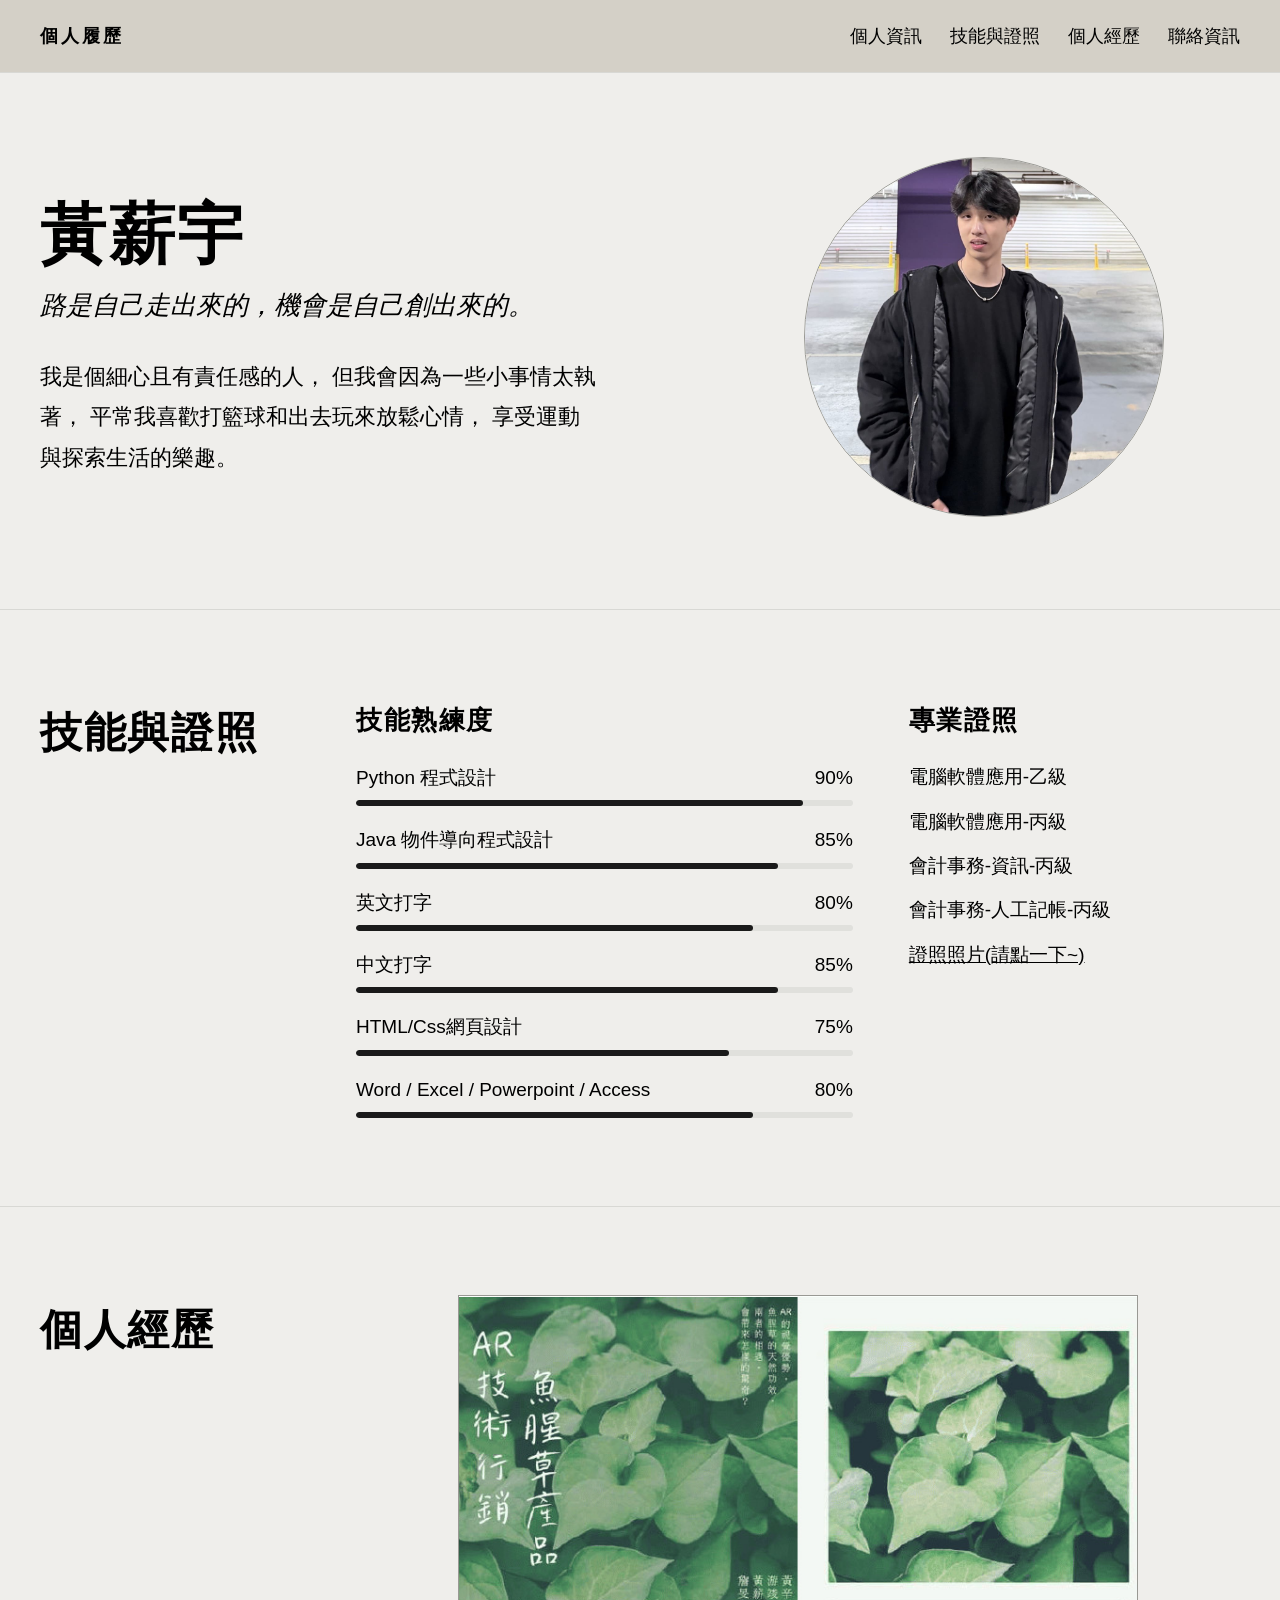
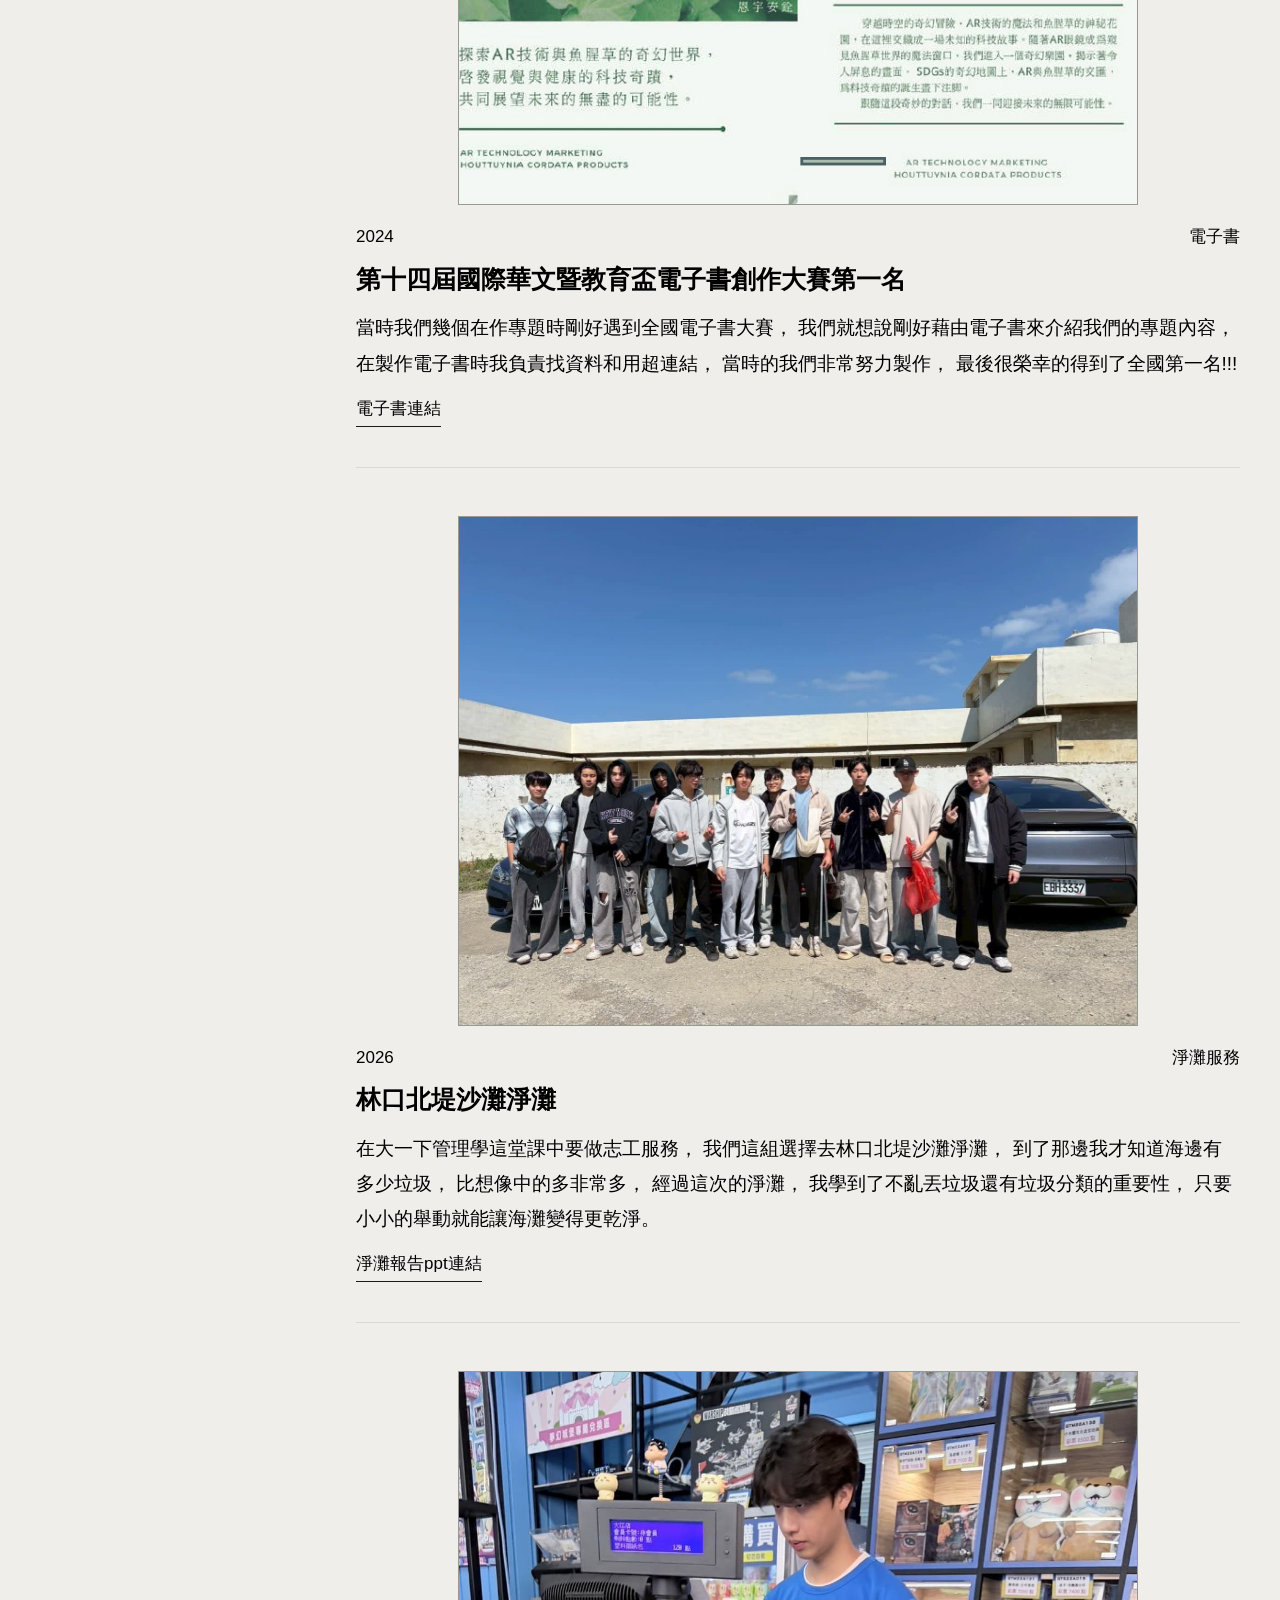
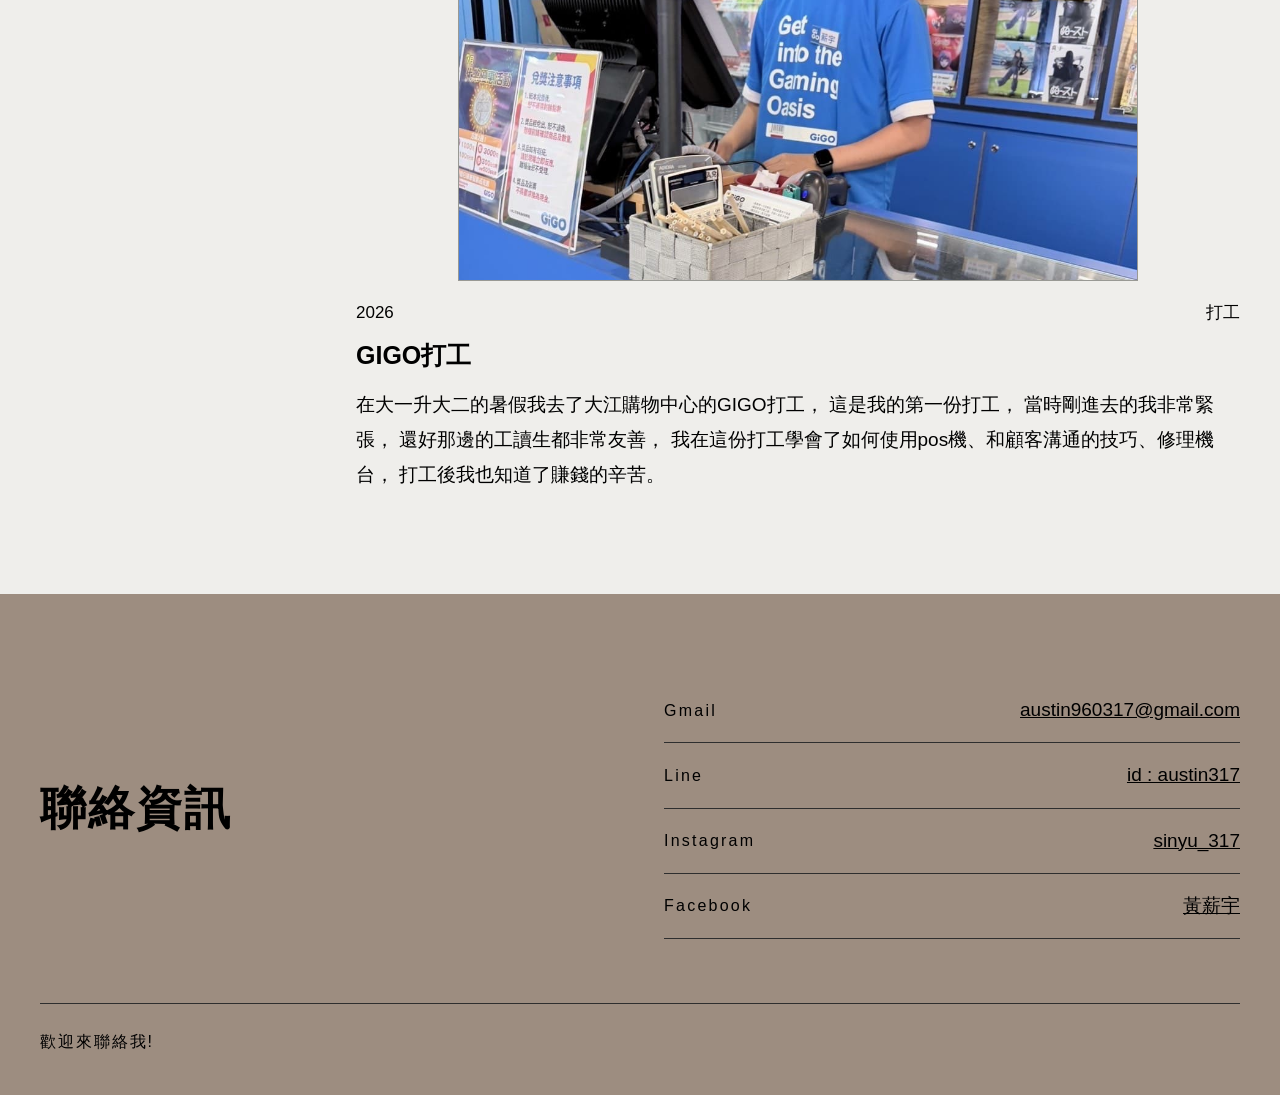
<file: index.html>
<!DOCTYPE html>
<html lang="zh-Hant">
<head>
  <meta charset="UTF-8">
  <meta name="viewport" content="width=device-width, initial-scale=1.0">
  <title>黃薪宇的個人履歷</title>
  <link rel="stylesheet" href="style.css">
</head>
<body id="top">

  <!-- 頂部導覽列：包含連至頁內各區塊的連結 -->
  <nav class="top-navigation">
    <div class="page-container navigation-wrapper">
      <a href="#top" class="navigation-brand">個人履歷</a>
      <ul class="navigation-menu">
        <li><a href="#info">個人資訊</a></li>
        <li><a href="#skills">技能與證照</a></li>
        <li><a href="#experience">個人經歷</a></li>
        <li><a href="#contact">聯絡資訊</a></li>
      </ul>
    </div>
  </nav>

  <!-- 個人基本資訊 -->
  <header id="info" class="profile-header">
    <div class="page-container profile-layout">
      <div class="profile-intro">
        <h1 class="profile-name">黃薪宇</h1>
        <p class="profile-motto">路是自己走出來的，機會是自己創出來的。</p>
        <p class="profile-bio">
          我是個細心且有責任感的人，
          但我會因為一些小事情太執著，
          平常我喜歡打籃球和出去玩來放鬆心情，
          享受運動與探索生活的樂趣。
        </p>
      </div>
      <div class="avatar-frame">
        <img src="image/personalphoto.jpg" alt="個人照片" class="avatar-image">
      </div>
    </div>
  </header>

  <main>
    <!-- 技能與證照 -->
    <section id="skills" class="resume-section">
      <div class="page-container section-layout">
        <div class="section-heading-box">
          <h2 class="section-heading">技能與證照</h2>
        </div>
        <div class="section-body">
          <div class="skills-certificates-layout">
            <div class="skills-column">
              <h3 class="column-heading">技能熟練度</h3>
              <ul class="skill-bar-list">
                <li class="skill-bar-item">
                  <div class="skill-info">
                    <span class="skill-title">Python 程式設計</span>
                    <span class="skill-percentage">90%</span>
                  </div>
                  <div class="progress-bar-bg">
                    <div class="progress-bar-fill proficiency-90"></div>
                  </div>
                </li>
                <li class="skill-bar-item">
                  <div class="skill-info">
                    <span class="skill-title">Java 物件導向程式設計</span>
                    <span class="skill-percentage">85%</span>
                  </div>
                  <div class="progress-bar-bg">
                    <div class="progress-bar-fill proficiency-85"></div>
                  </div>
                </li>
                <li class="skill-bar-item">
                  <div class="skill-info">
                    <span class="skill-title">英文打字</span>
                    <span class="skill-percentage">80%</span>
                  </div>
                  <div class="progress-bar-bg">
                    <div class="progress-bar-fill proficiency-80"></div>
                  </div>
                </li>
                <li class="skill-bar-item">
                  <div class="skill-info">
                    <span class="skill-title">中文打字</span>
                    <span class="skill-percentage">85%</span>
                  </div>
                  <div class="progress-bar-bg">
                    <div class="progress-bar-fill proficiency-85"></div>
                  </div>
                </li>
                <li class="skill-bar-item">
                  <div class="skill-info">
                    <span class="skill-title">HTML/Css網頁設計</span>
                    <span class="skill-percentage">75%</span>
                  </div>
                  <div class="progress-bar-bg">
                    <div class="progress-bar-fill proficiency-75"></div>
                  </div>
                </li>
                <li class="skill-bar-item">
                  <div class="skill-info">
                    <span class="skill-title">Word / Excel / Powerpoint / Access</span>
                    <span class="skill-percentage">80%</span>
                  </div>
                  <div class="progress-bar-bg">
                    <div class="progress-bar-fill proficiency-80"></div>
                  </div>
                </li>
              </ul>
            </div>

            <div class="certificates-column">
              <h3 class="column-heading">專業證照</h3>
              <ul class="certificate-list">
                <li>電腦軟體應用-乙級</li>
                <li>電腦軟體應用-丙級</li>
                <li>會計事務-資訊-丙級</li>
                <li>會計事務-人工記帳-丙級</li>
                <li><a href="certificates.html" target="_blank" style="text-decoration: underline;">證照照片(請點一下~)</a></li>
              </ul>
            </div>
          </div>
        </div>
      </div>
    </section>

    <!-- 個人經歷 -->
    <section id="experience" class="resume-section">
      <div class="page-container section-layout">
        <div class="section-heading-box">
          <h2 class="section-heading">個人經歷</h2>
        </div>
        <div class="section-body">
          <div class="experience-list">

            <!-- 經歷1 -->
            <article class="experience-item">
              <div class="experience-photo-box">
                <img src="image/book.jpg" alt="多媒體程式設計期中專題作品圖">
              </div>
              <div class="experience-header-meta">
                <span class="experience-date">2024</span>
                <span class="experience-category">電子書</span>
              </div>
              <h3 class="experience-title">第十四屆國際華文暨教育盃電子書創作大賽第一名</h3>
              <p class="experience-description">
                當時我們幾個在作專題時剛好遇到全國電子書大賽，
                我們就想說剛好藉由電子書來介紹我們的專題內容，
                在製作電子書時我負責找資料和用超連結，
                當時的我們非常努力製作，
                最後很榮幸的得到了全國第一名!!!
              </p>
              <a href="https://edu.gogofinder.com.tw/gogofinderReader/index.php?bid=117435508&p=1#page/1" target="_blank" rel="noopener" class="experience-project-link">電子書連結</a>
            </article>

            <!-- 經歷2 -->
            <article class="experience-item">
              <div class="experience-photo-box">
                <img src="image/clean.jpg" alt="資料結構與演算法專題作品圖">
              </div>
              <div class="experience-header-meta">
                <span class="experience-date">2026</span>
                <span class="experience-category">淨灘服務</span>
              </div>
              <h3 class="experience-title">林口北堤沙灘淨灘</h3>
              <p class="experience-description">
                在大一下管理學這堂課中要做志工服務，
                我們這組選擇去林口北堤沙灘淨灘，
                到了那邊我才知道海邊有多少垃圾，
                比想像中的多非常多，
                經過這次的淨灘，
                我學到了不亂丟垃圾還有垃圾分類的重要性，
                只要小小的舉動就能讓海灘變得更乾淨。
              </p>
              <a href="https://canva.link/yjey6ap2xbkvb54" target="_blank" rel="noopener" class="experience-project-link">淨灘報告ppt連結</a>
            </article>

            <!-- 經歷3 -->
            <article class="experience-item">
              <div class="experience-photo-box">
                <img src="image/work.jpg" alt="系學會活動企劃與視覺設計作品圖">
              </div>
              <div class="experience-header-meta">
                <span class="experience-date">2026</span>
                <span class="experience-category">打工</span>
              </div>
              <h3 class="experience-title">GIGO打工</h3>
              <p class="experience-description">
                在大一升大二的暑假我去了大江購物中心的GIGO打工，
                這是我的第一份打工，
                當時剛進去的我非常緊張，
                還好那邊的工讀生都非常友善，
                我在這份打工學會了如何使用pos機、和顧客溝通的技巧、修理機台，
                打工後我也知道了賺錢的辛苦。
              </p>
            </article>

          </div>
        </div>
      </div>
    </section>
  </main>

  <!-- 頁尾聯絡資訊區 -->
  <footer id="contact" class="contact-footer">
    <div class="page-container">
      <div class="contact-layout">
        <div class="contact-heading-box">
          <h2 class="contact-heading">聯絡資訊</h2>
        </div>
        <div class="contact-details-box">
          <ul class="social-contact-list">
            <li class="social-contact-item">
              <span class="social-platform-name">Gmail</span>
              <a href="mailto:austin960317@gmail.com" class="social-account-link" style="text-decoration: underline;">austin960317@gmail.com</a>
            </li>
            <li class="social-contact-item">
              <span class="social-platform-name">Line</span>
              <a href="https://line.me/ti/p/tjME2PNn6b" target="_blank" rel="noopener" class="social-account-link" style="text-decoration: underline;">id : austin317</a>
            </li>
            <li class="social-contact-item">
              <span class="social-platform-name">Instagram</span>
              <a href="https://www.instagram.com/sinyu_317?psln=aHdlZmpvZDQ4YWkw&utm_source=qr" target="_blank" rel="noopener" class="social-account-link" style="text-decoration: underline;">sinyu_317</a>
            </li>
            <li class="social-contact-item">
              <span class="social-platform-name">Facebook</span>
              <a href="https://www.facebook.com/huang.xin.yu.891845/" target="_blank" rel="noopener" class="social-account-link" style="text-decoration: underline;">黃薪宇</a>
            </li>
          </ul>
        </div>
      </div>
      <div class="contact-footer-note">
        <span>歡迎來聯絡我!</span>
      </div>
    </div>
  </footer>

</body>
</html>
</file>
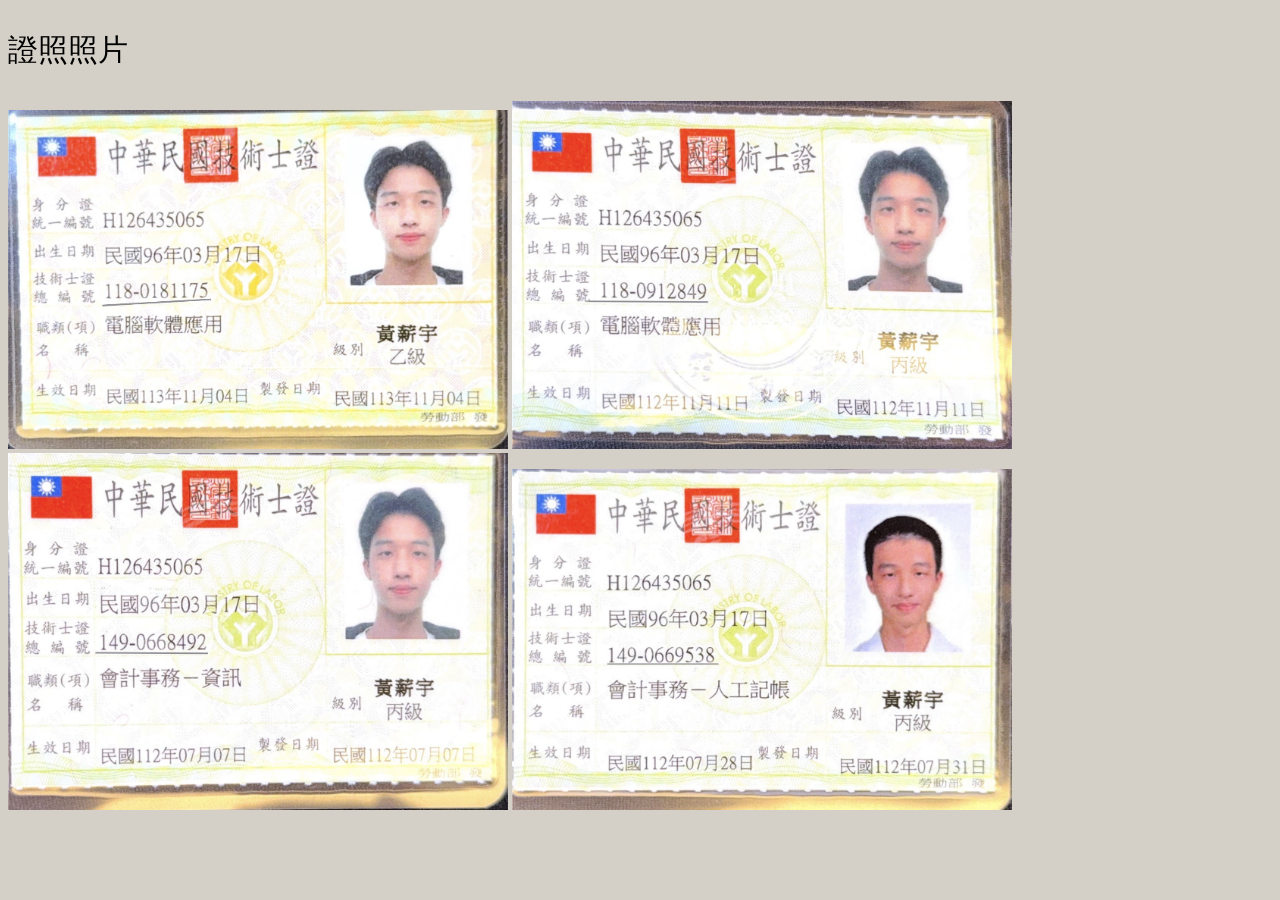
<file: certificates.html>
<!DOCTYPE html>
<html lang="en">
<head>
    <meta charset="UTF-8">
    <meta name="viewport" content="width=device-width, initial-scale=1.0">
    <title>證照照片</title>
</head>
<body style="background-color: #D4D0C7;"> 
    <p style="font-size: 30px;">證照照片</p>
    <img src="image/c2.jpg" alt="電腦軟體應用-乙級" style="width: 500px; height: auto;">
    <img src="image/c3.jpg" alt="電腦軟體應用-丙級" style="width: 500px; height: auto;">
    <img src="image/af.jpg" alt="會計事務-資訊-丙級" style="width: 500px; height: auto;">
    <img src="image/ap.jpg" alt="會計事務-人工記帳-丙級" style="width: 500px; height: auto;">
</body>
</html>
</file>
<file: style.css>
* {
  box-sizing: border-box;
  margin: 0;
  padding: 0;
}

html {
  scroll-behavior: smooth;
}

body {
  background-color: #f4f4f2;
  color: #000000;
  font-family: "Microsoft JhengHei", "PingFang TC", "Heiti TC", sans-serif;
  line-height: 1.7;
  -webkit-font-smoothing: antialiased;
}

a {
  color: inherit;
  text-decoration: none;
}

ul {
  list-style: none;
}

img {
  display: block;
  max-width: 100%;
}

.page-container {
  max-width: 1400px;
  margin: 0 auto;
  padding: 0 40px;
}


   /* 導覽列 */
.top-navigation {
  position: sticky;
  top: 0;
  z-index: 100;
  background-color: #D4D0C7;
  border-bottom: 1px solid #d8d8d4;
}

.navigation-wrapper {
  display: flex;
  justify-content: space-between;
  align-items: center;
  height: 72px;
}

.navigation-brand {
  font-size: 18px;
  font-weight: 700;
  letter-spacing: 0.16em;
  color: #000000;
}

.navigation-menu {
  display: flex;
  gap: 28px;
}

.navigation-menu a {
  position: relative;
  font-size: 18px;
  color: #000000;
  padding: 4px 0;
  transition: color 0.3s ease;
}

/* [特效] 滑鼠移到導覽列連結時底部線條平滑展開 - 使用 transition + transform: scaleX */
.navigation-menu a::after {
  content: "";
  position: absolute;
  left: 0;
  bottom: 0;
  width: 100%;
  height: 1px;
  background-color: #1a1a1a;
  transform: scaleX(0);
  transform-origin: left;
  transition: transform 0.3s ease;
}

.navigation-menu a:hover {
  color: #000000;
}

.navigation-menu a:hover::after {
  transform: scaleX(1);
}


   /* 頁首個人基本資訊 */
.profile-header {
  background-color: #EFEEEB;
  padding: 84px 0 92px;
}

.profile-layout {
  display: grid;
  grid-template-columns: 1.1fr 0.9fr;
  gap: 64px;
  align-items: center;
}

.profile-tagline {
  font-size: 16px;
  letter-spacing: 0.18em;
  color: #000000;
  margin-bottom: 18px;
}

.profile-name {
  font-family: "PMingLiU", "MingLiU", "Songti TC", Georgia, serif;
  font-size: 66px;
  font-weight: 700;
  line-height: 1.2;
  letter-spacing: 0.04em;
  color: #000000;
  margin-bottom: 10px;
}

.profile-motto {
  font-family: Georgia, "Times New Roman", serif;
  font-style: italic;
  font-size: 26px;
  color: #000000;
  margin-bottom: 28px;
}

.profile-bio {
  font-size: 22px;
  color: #000000;
  max-width: 560px;
  line-height: 1.85;
}

.avatar-frame {
  width: 100%;
  max-width: 360px;
  aspect-ratio: 1 / 1;
  border-radius: 50%;
  justify-self: center;
  background-color: #eeeeec;
  border: 1px solid #999994;
  overflow: hidden;
}

.avatar-image {
  width: 100%;
  height: 100%;
  object-fit: cover;
  object-position: center top;
}

   /* 通用內容區塊 */
.resume-section {
  background-color: #EFEEEB;
  border-top: 1px solid #d8d8d4;
  padding: 88px 0;
}

.section-layout {
  display: grid;
  grid-template-columns: 260px 1fr;
  gap: 56px;
  align-items: start;
}

.section-number {
  display: block;
  font-size: 16px;
  letter-spacing: 0.14em;
  color: #000000;
  margin-bottom: 10px;
}

.section-heading {
  font-family: "PMingLiU", "MingLiU", "Songti TC", Georgia, serif;
  font-size: 42px;
  font-weight: 700;
  letter-spacing: 0.04em;
  color: #000000;
}

   /* 技能與證照(進度條) */
.skills-certificates-layout {
  display: grid;
  grid-template-columns: 1.2fr 0.8fr;
  gap: 56px;
}

.column-heading {
  font-size: 26px;
  font-weight: 700;
  letter-spacing: 0.06em;
  color: #000000;
  margin-bottom: 20px;
}

.skill-bar-list {
  display: flex;
  flex-direction: column;
  gap: 18px;
}

.skill-info {
  display: flex;
  justify-content: space-between;
  align-items: center;
  font-size: 19px;
  margin-bottom: 6px;
}

.skill-title {
  color: #000000;
  font-weight: 500;
}

.skill-percentage {
  font-size: 19px;
  color: #000000;
}

.progress-bar-bg {
  width: 100%;
  height: 6px;
  background-color: #e0e0dc;
  border-radius: 999px;
  overflow: hidden;
}

/* [特效] 技能進度條載入時從左側平滑延伸 - 使用 @keyframes + animation */
@keyframes bar-grow {
  from {
    transform: scaleX(0);
  }
  to {
    transform: scaleX(1);
  }
}

.progress-bar-fill {
  height: 100%;
  background-color: #1a1a1a;
  border-radius: 999px;
  transform-origin: left;
  animation: bar-grow 1.1s ease-out forwards;
}

.proficiency-90 {
  width: 90%;
}

.proficiency-85 {
  width: 85%;
}

.proficiency-80 {
  width: 80%;
}

.proficiency-75 {
  width: 75%;
}

.certificate-list {
  display: flex;
  flex-direction: column;
  gap: 14px;
}

.certificate-list li {
  font-size: 19px;
  color: #000000;
  line-height: 1.6;
}

   /* 個人經歷 */
.experience-list {
  display: flex;
  flex-direction: column;
  gap: 48px;
}

.experience-item {
  padding-bottom: 40px;
  border-bottom: 1px solid #d8d8d4;
}

.experience-item:last-child {
  padding-bottom: 0;
  border-bottom: none;
}

.experience-photo-box {
  width: 100%;
  max-width: 680px;
  aspect-ratio: 4 / 3;
  background-color: #eeeeec;
  border: 1px solid #999994;
  overflow: hidden;
  margin: 0 auto 18px;
}

/* [特效] 滑鼠移到經歷作品卡片時上方圖片微幅放大 - 使用 transition + transform: scale */
.experience-photo-box img {
  width: 100%;
  height: 100%;
  object-fit: cover;
  transition: transform 0.45s ease;
}

.experience-item:hover .experience-photo-box img {
  transform: scale(1.04);
}

.experience-header-meta {
  display: flex;
  justify-content: space-between;
  align-items: center;
  margin-bottom: 6px;
}

.experience-date {
  font-size: 17px;
  color: #000000;
}

.experience-category {
  font-size: 17px;
  color: #000000;
}

.experience-title {
  font-size: 25px;
  font-weight: 700;
  color: #000000;
  margin-bottom: 10px;
}

.experience-description {
  font-size: 19px;
  color: #000000;
  line-height: 1.85;
  margin-bottom: 14px;
}

.experience-project-link {
  display: inline-block;
  font-size: 17px;
  font-weight: 500;
  color: #000000;
  border-bottom: 1px solid #1a1a1a;
  padding-bottom: 2px;
  transition: opacity 0.25s ease;
}

.experience-project-link:hover {
  opacity: 0.65;
}

   /* 聯絡資訊 */
.contact-footer {
  background-color: #9D8D80;
  color: #000000;
  padding: 84px 0 40px;
}

.contact-layout {
  display: grid;
  grid-template-columns: 1fr 1fr;
  gap: 48px;
  align-items: center;
  padding-bottom: 64px;
}

.contact-label {
  display: block;
  font-size: 16px;
  letter-spacing: 0.18em;
  color: #000000;
  margin-bottom: 20px;
}

.contact-heading {
  font-family: "PMingLiU", "MingLiU", "Songti TC", Georgia, serif;
  font-size: 46px;
  font-weight: 700;
  letter-spacing: 0.04em;
  color: #000000;
  text-align: left;
}

.social-contact-item {
  display: flex;
  justify-content: space-between;
  align-items: center;
  padding: 16px 0;
  border-bottom: 1px solid #2e2e2e;
}

.social-platform-name {
  font-size: 16px;
  letter-spacing: 0.14em;
  color: #000000;
}

/* [特效] 滑鼠移到聯絡連結時向右微移 - 使用 transition + transform: translateX */
.social-account-link {
  font-size: 19px;
  font-weight: 500;
  color: #000000;
  transition: transform 0.25s ease, color 0.25s ease;
}

.social-account-link:hover {
  color: #000000;
  transform: translateX(4px);
}

.contact-footer-note {
  border-top: 1px solid #2e2e2e;
  padding-top: 24px;
  display: flex;
  justify-content: space-between;
  font-size: 16px;
  letter-spacing: 0.12em;
  color: #000000;
}

 /* 響應式設計（手機與平板版面調整） */

@media (max-width: 860px) {
  .profile-layout,
  .section-layout,
  .skills-certificates-layout,
  .contact-layout {
    grid-template-columns: 1fr;
    gap: 32px;
  }

  .experience-photo-box {
    aspect-ratio: 4 / 3;
  }

  .profile-name {
    font-size: 50px;
  }
}
</file>
